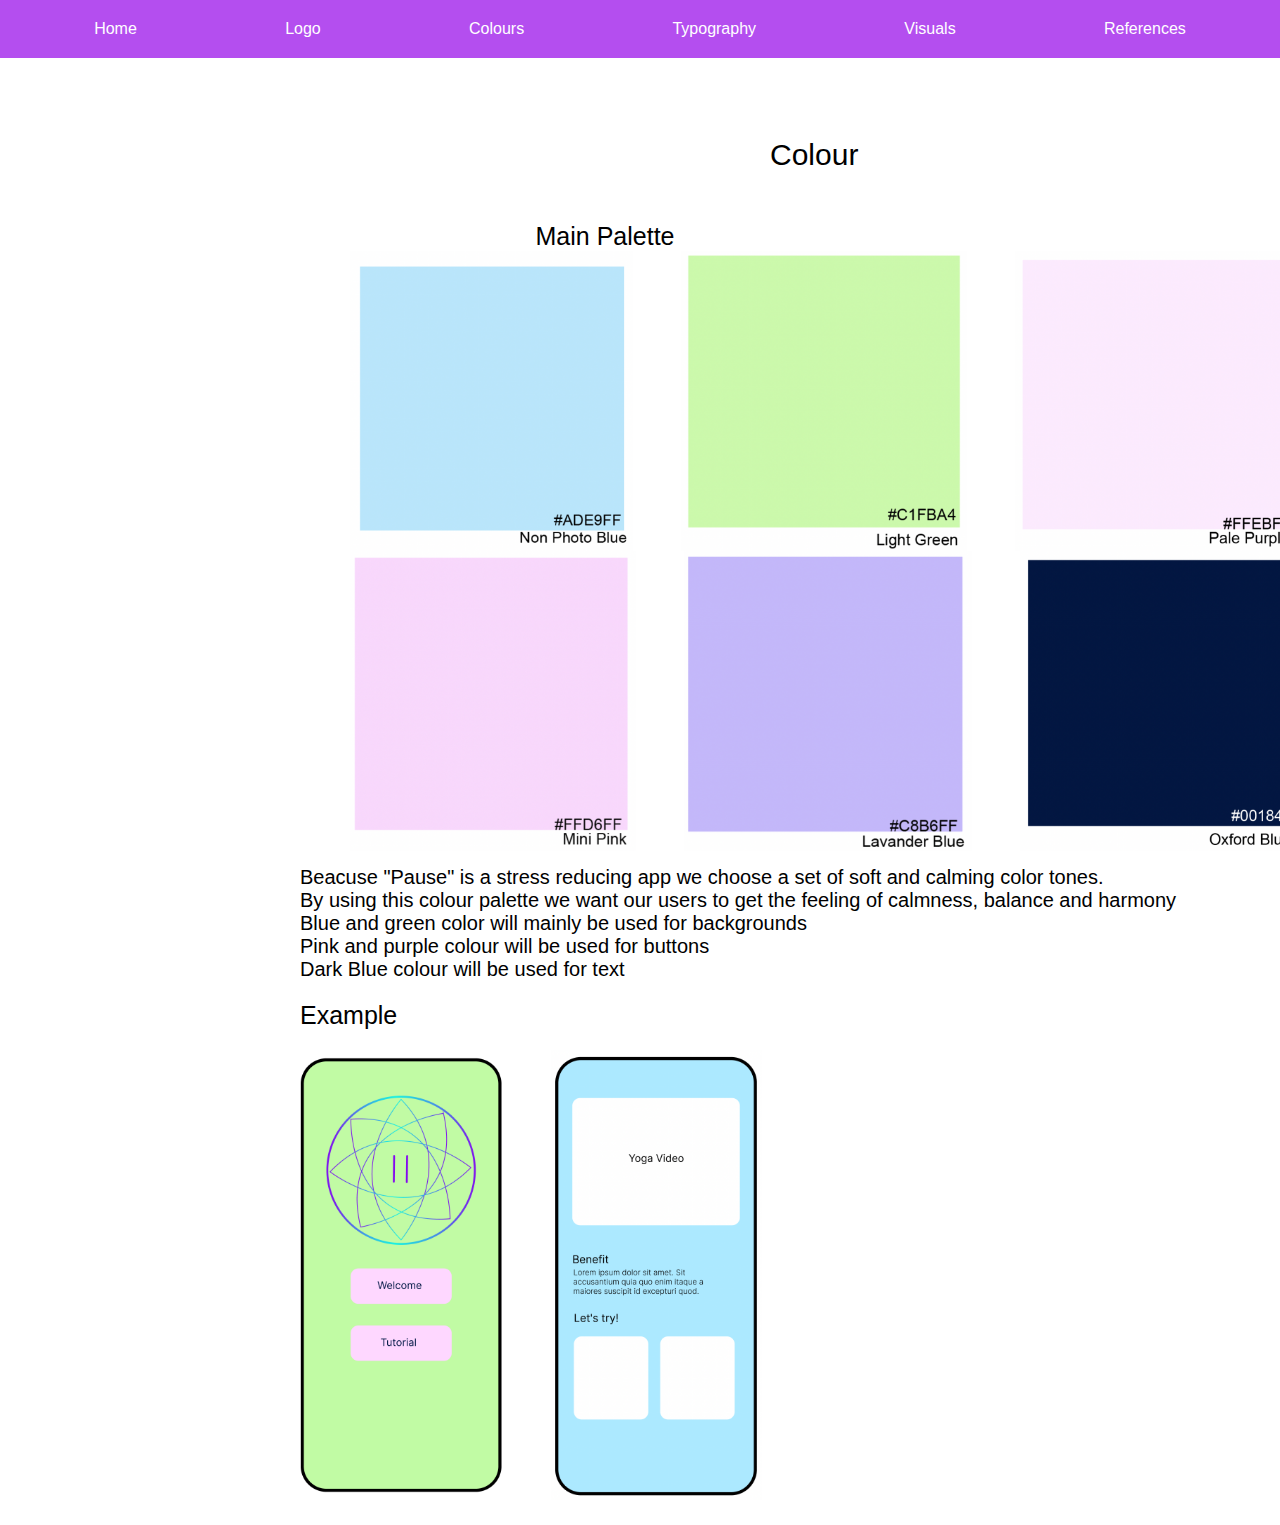
<file: pages/colour/colour.html>
<!DOCTYPE html>
<html lang="en">
<head>
    <meta charset="UTF-8">
    <meta http-equiv="X-UA-Compatible" content="IE=edge">
    <meta name="viewport" content="width=device-width, initial-scale=1.0">
    <title>Pause Styleguides</title>
    <link rel="stylesheet" href="colour.css">
</head>
<body>
    <header>
        <div class="topnav rowflex" id = "topnav">
            <ul class="nav-menu">
                <li><a href="../../index.html" >Home</a></li>
                <li><a href="../logo/logo.html">Logo</a></li>
                <li><a href="../colour/colour.html">Colours</a></li>
                <li><a href="../typography/typography.html">Typography</a></li>
                <li><a href="../visuals/visuals.html">Visuals</a></li>
                <li><a href="../reference/references.html">References</a></li>
            </ul>
        </div>
    </header>

    <main class="page__container">
        <h1 class="page__title">Colour</h1>
        <p class="page__subtitle">Main Palette</p>
        <div class="coloursPalette">
            <div class="coloursPalette__display">
                <img src="../../assets/colour/blue.png" alt="blue"/>
                <img src="../../assets/colour/green.png" alt="green"/>
                <img src="../../assets/colour/light purple.png" alt="purple"/>
            </div>
            <div class="coloursPalette__display">
                <img src="../../assets/colour/pink.png" alt="pink"/>
                <img src="../../assets/colour/dark purple.png" alt="dark-purple"/>
                <img src="../../assets/colour/dark blue.png" alt="dark-blue"/>
            </div>
            <div class="colour_description">
             <p>Beacuse "Pause" is a stress reducing app we choose a set of soft and calming color tones.  </p>
            <p>By using this colour palette we want our users to get the feeling of calmness, balance and harmony</p>
            <p>Blue and green color will mainly be used for backgrounds</p>
            <p>Pink and purple colour will be used for buttons</p>
            <p>Dark Blue colour will be used for text</p>

            </div>
            
        </div>
    </div>
    <p class="page__subHeading">Example</p>
    <div class="coloursUsage">
        <div class="coloursUsage__display">
            <img src="../../assets/colour/main screen.png" alt="mainscreen">
            <img src="../../assets/colour/example 2.png" alt="example-two">
        </div>
    </div>

</body>
</html>
</file>
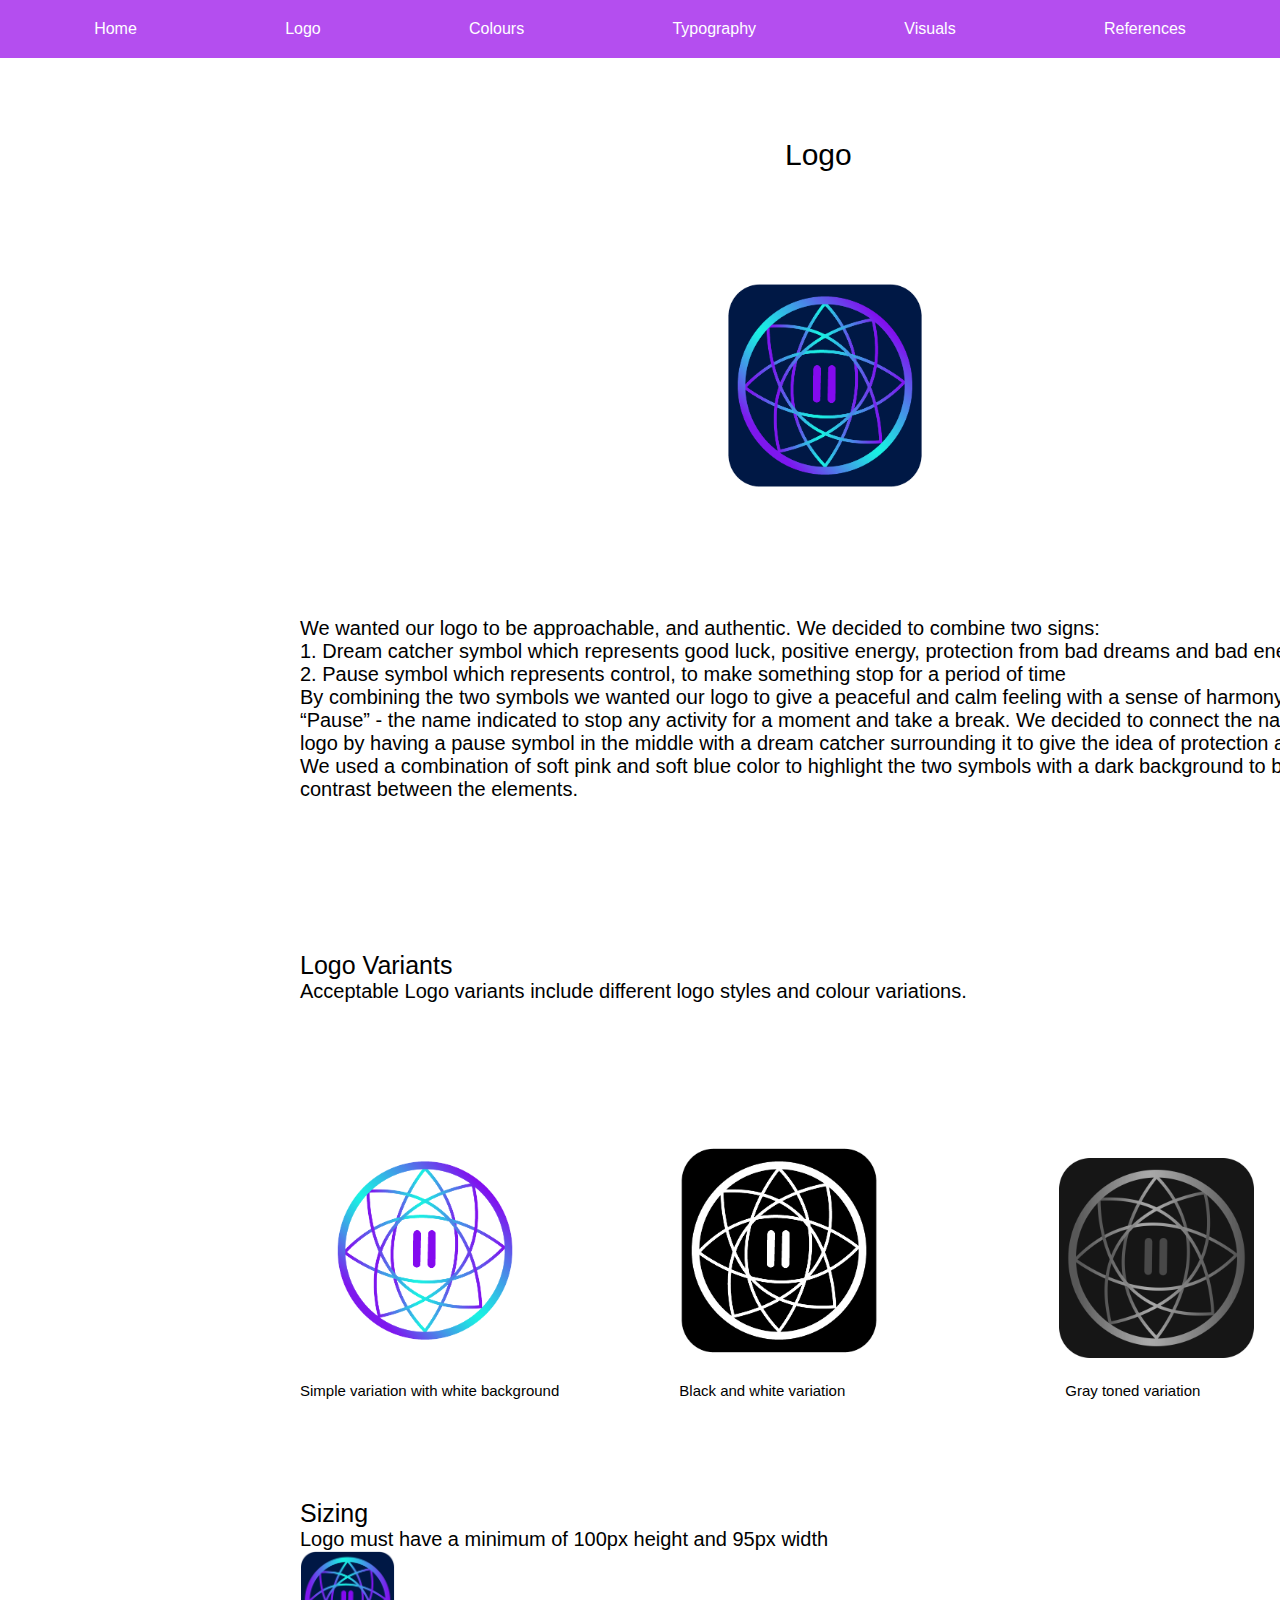
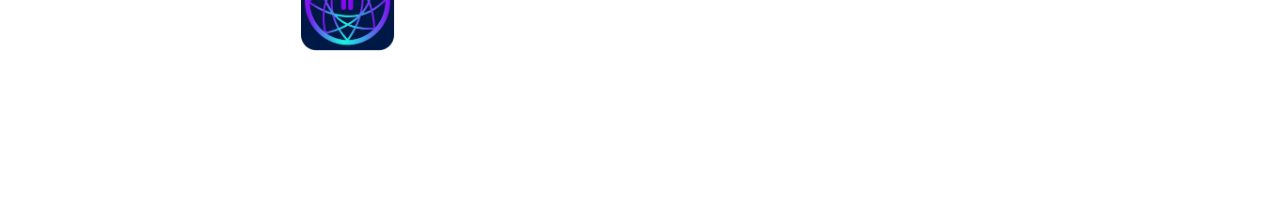
<file: pages/logo/logo.html>
<!DOCTYPE html>
<html lang="en">
<head>
    <meta charset="UTF-8">
    <meta http-equiv="X-UA-Compatible" content="IE=edge">
    <meta name="viewport" content="width=device-width, initial-scale=1.0">
    <title>Pause Styleguides</title>
    <link rel="stylesheet" href="logo.css">
</head>
<body>
    <header>
        <div class="topnav rowflex" id = "topnav">
            <ul class="nav-menu">
                <li><a href="../../index.html" >Home</a></li>
                <li><a href="../logo/logo.html">Logo</a></li>
                <li><a href="../colour/colour.html">Colours</a></li>
                <li><a href="../typography/typography.html">Typography</a></li>
                <li><a href="../visuals/visuals.html">Visuals</a></li>
                <li><a href="../reference/references.html">References</a></li>
            </ul>
        </div>
        
    </header>
    <h1 class="logo_page_title">Logo</h1>
    
    <img class="logo_image" src="../../assets/logo/logo.png" alt="">
    <p class="logo_description">We wanted our logo to be approachable, and authentic. We decided to combine two signs:
        </p>
        <p class="first_symbol">
        1. Dream catcher symbol  which represents good luck, positive energy, protection from bad dreams and  bad energy.
        </p>
        <p class="second_symbol">
        2. Pause symbol which represents control, to make something stop for a period of time
        </p>
        <p class="logo_meaning">
            By combining the two symbols we wanted our logo to give a peaceful and calm feeling with a sense of harmony. Our app is called “Pause” - the name indicated to stop any activity for a moment and take a break. We decided to connect the name of the app with the logo by having a pause symbol in the middle with a dream catcher surrounding it to give the idea of protection and calmness. 
        </p>
        <p class="logo_color_description">
            We used a combination of soft pink and soft blue color to highlight the two symbols with a dark background to bring out the color contrast between the elements.
        </p>
        <h3 class="logo_variants_title">Logo Variants</h3>
        <p class="logo_variants_p"> Acceptable Logo variants include different logo styles and colour variations.</p>

        <img class="logo_variant_one" src="../../assets/logo/Logo_2.png" alt="">
        <img  class="logo_variant_two" src="../../assets/logo/Logo_Black_White.png" alt="">
        <img class="logo_variant_three" src="../../assets/logo/Logo_Gray_Scale.png" alt="">
        <div class="logo_variations_names">
            <p class="logo_variant_one_name">Simple variation with white background </p>
        <p class="logo_variant_two_name">Black and white variation</p>
        <p class="logo_variant_three_name">Gray toned variation</p>

        </div>
        <div class="sizing_container">
            <h3 class="logo_sizing">Sizing</h3>
            <p  class="logo_min_sizing_description">Logo must have a minimum of 100px height and 95px width</p>
            <img class="logo_min_sizing" src="../../assets/logo/Logo_Min_Sizing.png" alt="">
        </div>
        

       
</body>
</html>
</file>
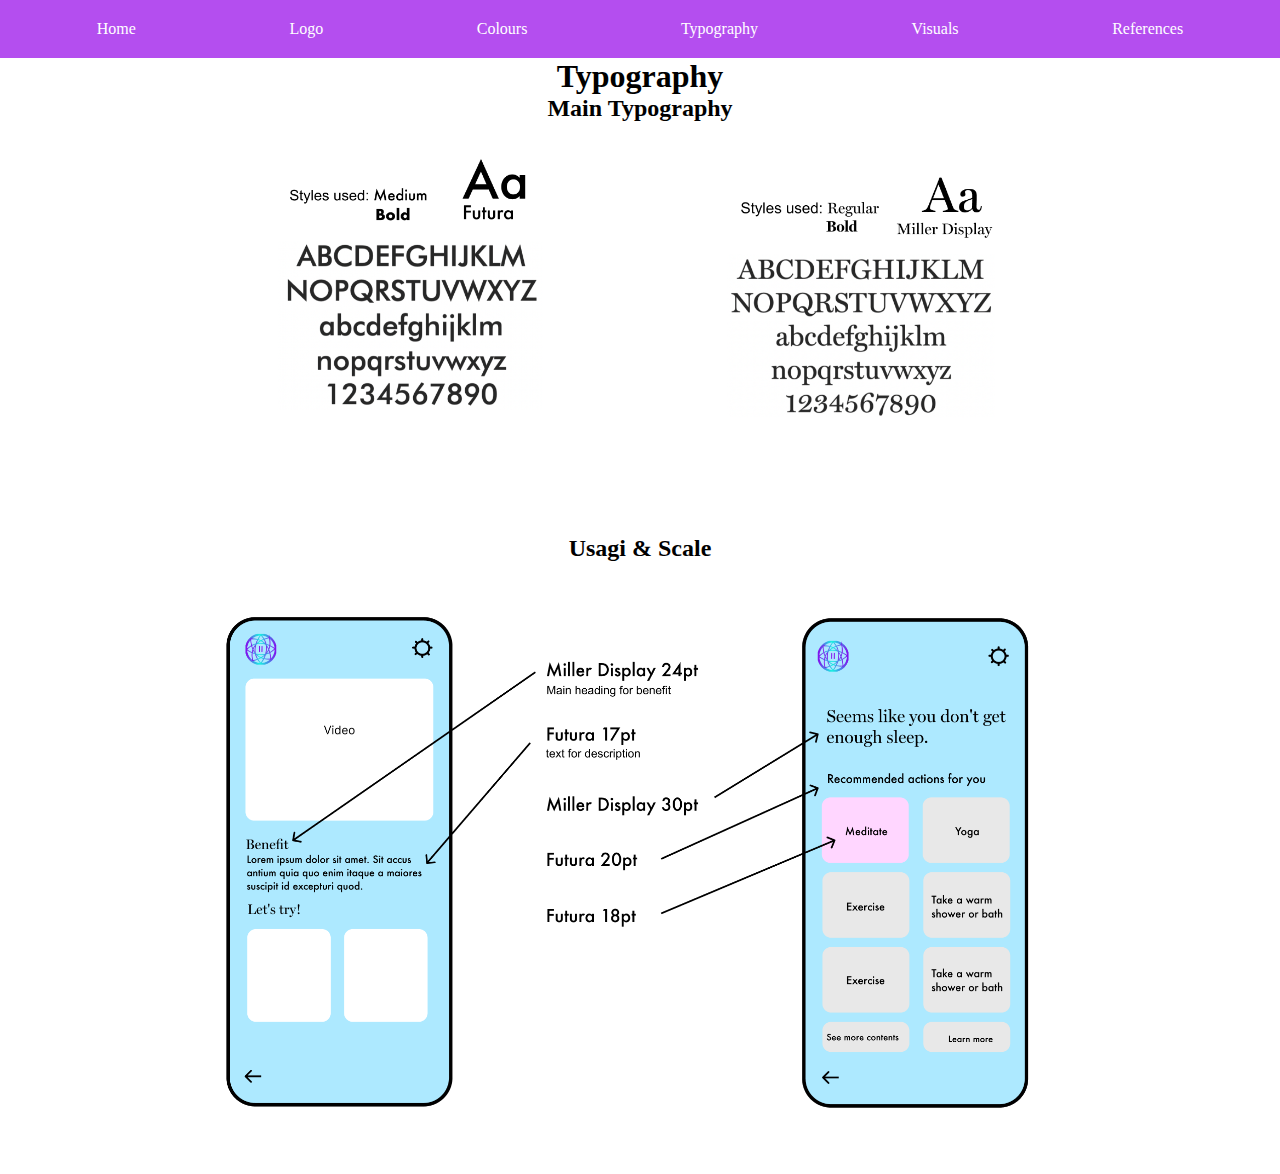
<file: pages/typography/typography.html>
<!DOCTYPE html>
<html lang="en">
<head>
    <meta charset="UTF-8">
    <meta http-equiv="X-UA-Compatible" content="IE=edge">
    <meta name="viewport" content="width=device-width, initial-scale=1.0">
    <title>Pause Styleguides</title>
    <link rel="stylesheet" href="typography.css">
</head>
<body>
    <header>
        <div class="topnav rowflex" id = "topnav">
            <ul class="nav-menu">
                <li><a href="../../index.html" >Home</a></li>
                <li><a href="../logo/logo.html">Logo</a></li>
                <li><a href="../colour/colour.html">Colours</a></li>
                <li><a href="../typography/typography.html">Typography</a></li>
                <li><a href="../visuals/visuals.html">Visuals</a></li>
                <li><a href="../reference/references.html">References</a></li>
            </ul>
        </div>
        
    </header>

    <div class="contents">
        <h1 class="imgs">Typography</h1>
        <div></div>

        <h2 class="imgs">Main Typography</h2>
        <div class="imgs"><img class="fonts" src="../../assets/typography/fonts.png" alt=""></div>

        <h2 class="imgs-title">Usagi & Scale</h2>
        <div class="imgs"><img class="pixels" src="../../assets/typography/fontspxels.png" alt=""></div>
    </div>

</body>
</html>
</file>
<file: pages/colour/colour.css>
* {
    margin: 0;
    padding: 0;
    font-family: "Futura-Condensed", Futura, sans-serif;
}

/** header **/

header {
    background-color: rgb(180, 78, 239);
    color: black;
    padding: 20px;
}

.nav-menu {
    margin: 0;
    padding: 0;
    list-style: none;
    display: flex;
    text-align: center;
    width: 100%;
    justify-content: space-around;
}

.nav-menu li {
    list-style: none;
}

.nav-menu a {
    text-decoration: none;
    color: white;
}

.page__container {
    margin-top: 70px;
    margin-bottom: 25px;
}
.page__title {
    font-size: 30px;
    font-weight: 300;
    margin-bottom: 50px;
    margin-left: 770px;
    margin-top: 80px;
}

.page__subtitle {
    text-align: center;
    font-size: 25px;
    margin-right: 70px;
    
}

.coloursPalette__display, .coloursUsage__display {
    width: 150px;
    height: 300px;
    display: flex;
    gap: 3em;
    margin-left: 350px;
}
.coloursPalette__display > img:hover {
    transform: scale(1.1); 
}
.colour_description {
    margin-left: 300px;
    margin-top: 15px;
    font-size: 20px;
}


.page__subHeading {
    font-size: 25px;
    margin-left: 300px;
    margin-top: 20px;
    width: 2.8em;
    align-items: center;
}
.coloursUsage__display {
    margin-top: 20px;
    margin-left: 300px;
    height: 450px;
    width: 300px;
}
</file>
<file: pages/logo/logo.css>
* {
    margin: 0;
    padding: 0;
    font-family: "Futura-Condensed", Futura, sans-serif;
}

/** header **/

header {
    background-color: rgb(180, 78, 239);
    color: black;
    padding: 20px;
}

.nav-menu {
    margin: 0;
    padding: 0;
    list-style: none;
    display: flex;
    text-align: center;
    width: 100%;
    justify-content: space-around;
}

.nav-menu li {
    list-style: none;
}

.nav-menu a {
    text-decoration: none;
    color: white;
}
.logo_page_title {
    height: 20px;
    margin-left: 785px;
    margin-top: 80px;
    font-size: 30px;
    font-weight: 300;
}


.logo_image{
    width: 250px;
    height: 255px;
    margin-left: 700px;
    margin-top: 100px;
}

.logo_description {
    font-size: 20px;
    margin-left: 300px;
    margin-top: 100px;
    font-weight: 300;
}
.first_symbol {
    width: 1200px;
    margin-left: 300px;
    font-size: 20px;
    font-weight: bold;
    font-weight: 300;
}

.second_symbol {
    width: 1200px;
    margin-left: 300px;
    font-size: 20px;
    font-weight: bold;
    font-weight: 300;
}
.logo_meaning {
    width: 1200px;
    font-size: 20px;
    margin-left: 300px;
    font-family: Arial, Helvetica, sans-serif;
    font-weight: 200;
}
.logo_color_description {
    width: 1200px;
    font-size: 20px;
    margin-left: 300px;
    font-family: Arial, Helvetica, sans-serif;
    font-weight: 200;
}
.logo_variants_title {
    font-size: 25px;
    margin-left: 300px;
    margin-top: 150px;
    font-weight: 300;
}
.logo_variants_p{
    width: 1200px;
    font-size: 20px;
    margin-left: 300px;
   
    font-weight: 200;
}
.logo_variant_one {
    width: 250px;
    height: 255px;
    margin-left: 300px;
    margin-top: 120px;
}
.logo_variant_one_name {

}
.logo_variant_two {
    width: 250px;
    height: 255px;
    margin-left: 100px;
    margin-top: 50px;
}
.logo_variant_three {
    width: 195px;
    height: 200px;
    margin-left: 150px;
    margin-bottom: 20px;
    
}
.logo_variations_names{
    display: flex;
    flex-direction: row;
}
.logo_variant_one_name {
   
font-size: 20px;
margin-left: 300px;
font-size: 15px;
font-weight: 300;

}
.logo_variant_two_name {
    
    font-size: 20px;
    margin-left: 120px;
    font-size: 15px;
    font-weight: 300;
   
}
.logo_variant_three_name {
    font-size: 20px;
    margin-left: 220px;
    font-size: 15px;
    font-weight: 300
}

.logo_sizing {
    font-size: 25px;
    margin-left: 300px;
    margin-top: 100px;
    font-weight: 300;
}
.logo_min_sizing {
    width: 95px;
    height: 100px;
    margin-left: 300px;
    
}
.logo_min_sizing_description {
    width: 1200px;
    font-size: 20px;
    margin-left: 300px;

    font-weight: 300;
}
.sizing_container {
    margin-bottom: 150px;
}
</file>
<file: pages/typography/typography.css>
* {
    margin: 0;
    padding: 0;
    font-family: "Futura";
}

/** header **/

header {
    background-color: rgb(180, 78, 239);
    color: black;
    padding: 20px;
}

.nav-menu {
    margin: 0;
    padding: 0;
    list-style: none;
    display: flex;
    text-align: center;
    width: 100%;
    justify-content: space-around;
}

.nav-menu li {
    list-style: none;
}

.nav-menu a {
    text-decoration: none;
    color: white;
}

/** contents **/
.pixels {
    width: 900px;
}

.imgs {
    display: flex;
    justify-content: center;
}

.imgs-title {
    padding-top: 50px;
    display: flex;
    justify-content: center;
}

.fonts {
    width: 800px;
}
</file>
